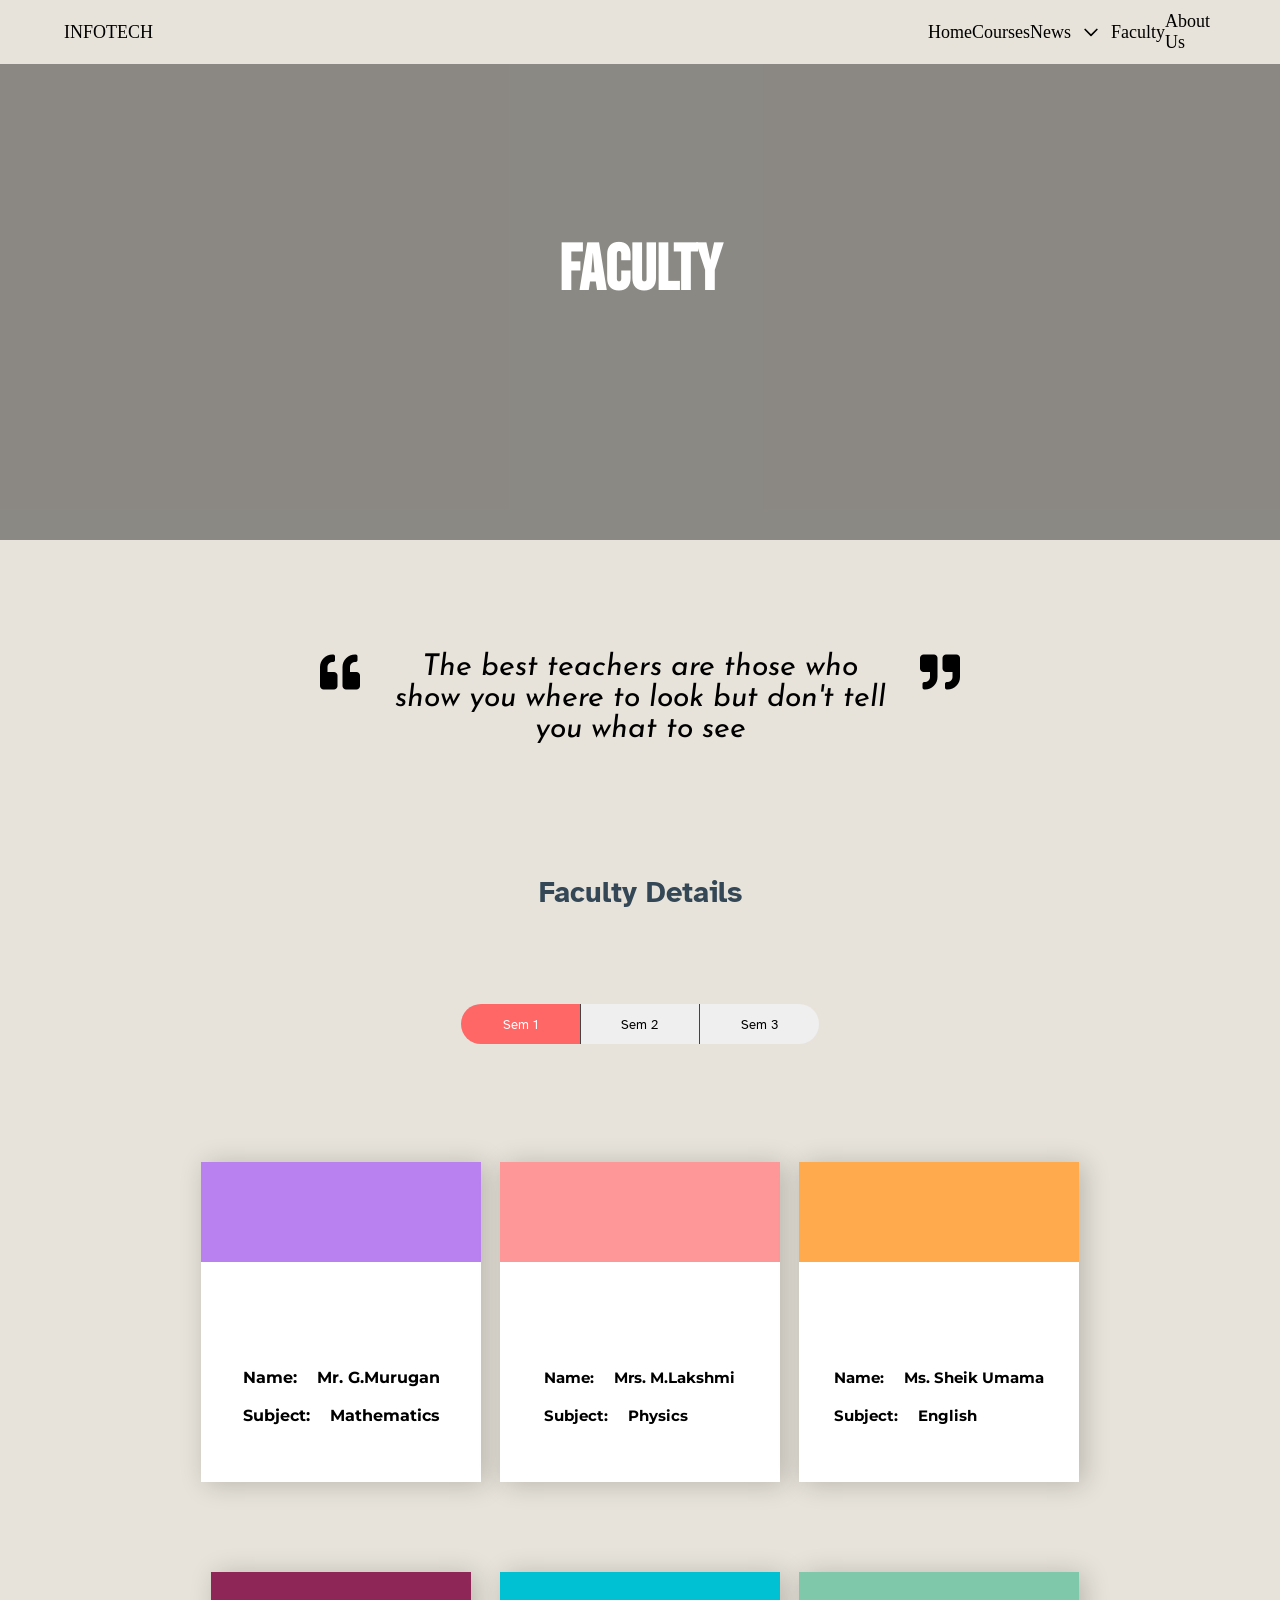
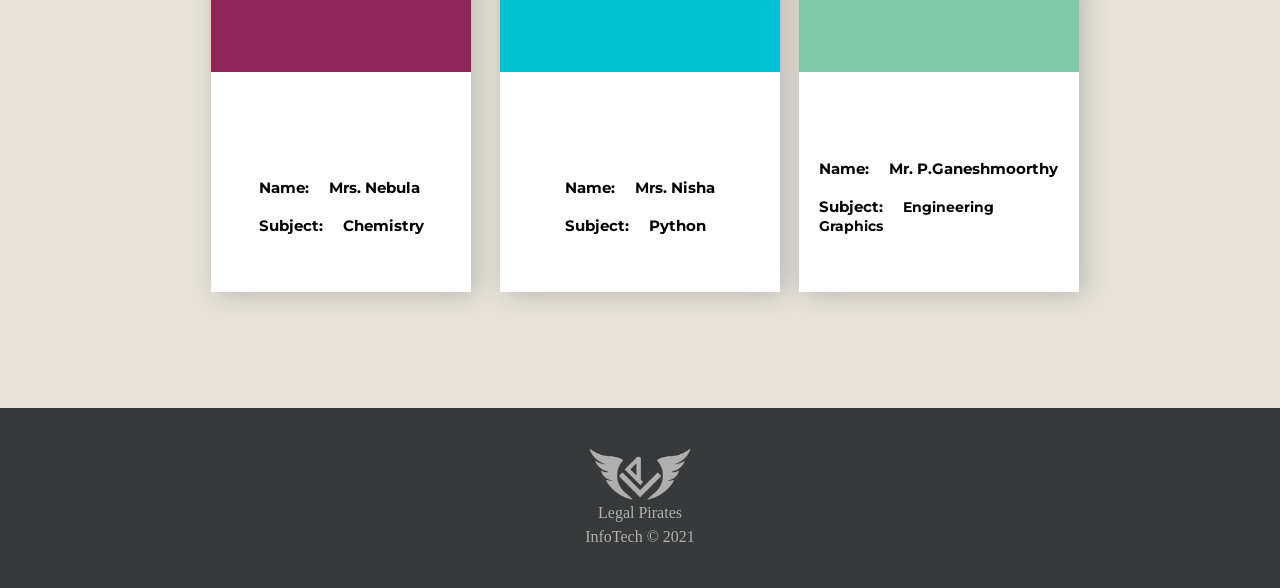
<file: faculty/faculty.html>
<!DOCTYPE html>
<html lang="en">

<head>
	<meta charset="UTF-8">
	<meta http-equiv="X-UA-Compatible" content="IE=edge">
	<meta name="viewport" content="width=device-width, initial-scale=1.0">
	<link rel="shortcut icon" href="../CIT_LOGO.jpg" type="image/x-icon">
	<link href="https://fonts.googleapis.com/css2?family=Palette+Mosaic&display=swap" rel="stylesheet">
	<link href="https://fonts.googleapis.com/css2?family=Roboto:ital@1&display=swap" rel="stylesheet">
	<link href="https://fonts.googleapis.com/css2?family=Atkinson+Hyperlegible&display=swap" rel="stylesheet">
	<link href="https://fonts.googleapis.com/css2?family=Montserrat:wght@600&display=swap" rel="stylesheet">
	<link href="https://fonts.googleapis.com/css2?family=Anton&display=swap" rel="stylesheet">
	<link href="https://fonts.googleapis.com/css2?family=Source+Code+Pro:wght@500&display=swap" rel="stylesheet">
	<link href="https://fonts.googleapis.com/css2?family=Anton&family=Montserrat:ital@1&display=swap" rel="stylesheet">
	<link href="https://fonts.googleapis.com/css2?family=Anton&family=Dancing+Script&display=swap" rel="stylesheet">
	<link href="https://fonts.googleapis.com/css2?family=Anton&family=Bebas+Neue&display=swap" rel="stylesheet">
	<link href="https://fonts.googleapis.com/css2?family=Anton&family=Josefin+Sans:ital@1&display=swap"
		rel="stylesheet">
		<link rel="stylesheet" href="https://cdnjs.cloudflare.com/ajax/libs/font-awesome/5.15.4/css/all.min.css" integrity="sha512-1ycn6IcaQQ40/MKBW2W4Rhis/DbILU74C1vSrLJxCq57o941Ym01SwNsOMqvEBFlcgUa6xLiPY/NS5R+E6ztJQ==" crossorigin="anonymous" referrerpolicy="no-referrer" />
	<link rel="stylesheet" href="./faculty.css">
	<link rel="stylesheet" href="../styles.common.css">
	<title>Faculty</title>
</head>

<body>
	<div class="container">
		<header class="nav-container">
			<nav class="navbar">
				<span>INFOTECH</span>
				<ul class="navlink-container">
					<li class="nav-link"><a href="../index.html">Home</a></li>
					<li class="nav-link"><a href="../courses/course.html">Courses</a></li>
					<li class="nav-link news-li">
						<a href="../news/news.html">News</a><svg xmlns="http://www.w3.org/2000/svg" class="h-6 w-6"
							fill="none" viewBox="0 0 24 24" stroke="currentColor">
							<path stroke-linecap="round" stroke-linejoin="round" stroke-width="2" d="M19 9l-7 7-7-7" />
						</svg>
						<div class="news-dropdown">
							<a href="../news/news.html#tech">TECH</a><a href="../news.html#general">GENERAL</a><a
								href="../news.html#cc">CARRIER
								COMPASS</a>
						</div>
					</li>
					<li class="nav-link">
						<a href="./faculty.html">Faculty</a>
					</li>
					<li class="nav-link">
						<a href="../aboutus/aboutus.html">About Us</a>
					</li>
				</ul>
			</nav>
		</header>

		<section class="header">
			<section class="img-1">
				<h1 class="title">Faculty</h1>


			</section>
			<div class="quote">
				<i class="fa fa-quote-left" aria-hidden="true" style="margin-right: 2rem; font-size: 40px;"></i>
				<p><i>The best teachers are those who show you where to look but don't tell you what to see</i> </p> <i
					class="fa fa-quote-right" aria-hidden="true" style="margin-left: 2rem; font-size: 40px;"></i>

			</div>




			<br>
			<h1 class="faculty-details"><span class="border">Faculty Details</span></h1>
			<section class="btn ">
				<button class="scroll-content color" id="card-1">
					Sem 1
				</button>
				<button class="scroll-content" id="card-2">
					Sem 2
				</button>
				<button class="scroll-content" id="card-3">
					Sem 3
				</button>

			</section>



			<section>
				<div class="container-2 show card-1-content container-grid1">

					<div class="box1 shadow ">

						<div class="img-container1">
							<!-- <img class="img-circle" src="../resources/Screenshot (53).png" alt="">  -->

						</div>



						<div class="details">
							<div class="d2">

								<h4>Name:<span style="margin-left: 20px;">Mr. G.Murugan</span></h4>
								<br />
								<h4>Subject:<span style="margin-left: 20px;">Mathematics</span></h4>




								<br>
								<br>
								<br>




							</div>

						</div>

					</div>

					<div class="box2 shadow ">
						<div class="img-container2">
							<!-- <img class="img-circle" src="../resources/Screenshot (53).png" alt="">  -->

						</div>



						<div class="details">
							<div class="d2">

								<h4>Name:<span style="margin-left: 20px;">Mrs. M.Lakshmi</span></h4>
								<br>
								<h4>Subject:<span style="margin-left: 20px;">Physics</span></h4>



								<br>
								<br>
								<br>




							</div>

						</div>
					</div>

					<div class="box3 shadow ">

						<div class="img-container3">
							<!-- <img class="img-circle" src="../resources/Screenshot (53).png" alt="">  -->

						</div>

						<div class="details">
							<div class="d2">

								<h4>Name:<span style="margin-left: 20px;">Ms. Sheik Umama</span></h4>
								<br>

								<h4>Subject:<span style="margin-left: 20px;">English</span></h4>


								<br>
								<br>
								<br>




							</div>
						</div>
					</div>

					<div class="box4 shadow ">

						<div class="img-container4">
							<!-- <img class="img-circle" src="../resources/Screenshot (53).png" alt="">  -->

						</div>

						<div class="details">
							<div class="d2">

								<h4>Name:<span style="margin-left: 20px;">Mrs. Nebula</span></h4>
								<br />
								<h4>Subject:<span style="margin-left: 20px;">Chemistry</span></h4>


								<br>
								<br>
								<br>




							</div>

						</div>
					</div>

					<div class="box5 shadow ">

						<div class="img-container5">
							<!-- <img class="img-circle" src="../resources/Screenshot (53).png" alt="">  -->

						</div>

						<div class="details">
							<div class="d2">

								<h4>Name:<span style="margin-left: 20px;">Mrs. Nisha</span></h4>
								<br>

								<h4>Subject:<span style="margin-left: 20px;">Python</span></h4>


								<br>
								<br>
								<br>




							</div>

						</div>
					</div>


					<div class="box6 shadow ">

						<div class="img-container6">
							<!-- <img class="img-circle" src="../resources/Screenshot (53).png" alt="">  -->

						</div>


						<div class="details">
							<div class="d2">

								<h4>Name:<span style="margin-left: 20px;">Mr. P.Ganeshmoorthy</span></h4>
								<br>
								<h4>Subject:<span class="eg">Engineering Graphics</span></h4>

								<br>
								<br>
								<br>




							</div>


						</div>

					</div>



				</div>
				<div class="container-2 card-2-content container-grid2">

					<div class="box7 shadow ">
						<div class="img-container12">
							<!-- <img class="img-circle" src="../resources/Screenshot (53).png" alt="">  -->

						</div>


						<div class="details">
							<div class="d2">

								<h4>Name:<span style="margin-left: 20px;">Mrs. Vijayalaksmi</span></h4>
								<br />
								<h4>Subject:<span style="margin-left: 20px;">Programming in C</span></h4>


								<br>
								<br>
								<br>




							</div>


						</div>


					</div>

					<div class="box8 shadow ">
						<div class="img-container11">
							<!-- <img class="img-circle" src="../resources/Screenshot (53).png" alt="">  -->

						</div>

						<div class="details">
							<div class="d2">

								<h4>Name:<span style="margin-left: 20px;">Mrs. Brindha</span></h4>
								<br />
								<h4>Subject:<span style="margin-left: 20px;">ITE</span></h4>


								<br>
								<br>
								<br>




							</div>

						</div>

					</div>

					<div class="box9 shadow ">

						<div class="img-container9">
							<!-- <img class="img-circle" src="../resources/Screenshot (53).png" alt="">  -->

						</div>

						<div class="details">
							<div class="d2">

								<h4>Name:<span style="margin-left: 20px;">Ms. Sheik Umama</span></h4>
								<br>

								<h4>Subject:<span style="margin-left: 20px;">English</span></h4>


								<br>
								<br>
								<br>




							</div>
						</div>
					</div>

					<div class="box10 shadow ">
						<div class="img-container7">
							<!-- <img class="img-circle" src="../resources/Screenshot (53).png" alt="">  -->

						</div>



						<div class="details">
							<div class="d2">

								<h4>Name:<span style="margin-left: 20px;">Mr. G.Murugan</span></h4>
								<br />
								<h4>Subject:<span style="margin-left: 20px;">Mathematics</span></h4>


								<br>
								<br>
								<br>




							</div>

						</div>



					</div>

					<div class="box11 shadow ">
						<div class="img-container8">
							<!-- <img class="img-circle" src="../resources/Screenshot (53).png" alt="">  -->

						</div>



						<div class="details">
							<div class="d2">

								<h4>Name:<span style="margin-left: 20px;">Mrs. M.lakshmi</span></h4>
								<br />
								<h4>Subject:<span style="margin-left: 20px;">Physics</span></h4>


								<br>
								<br>
								<br>




							</div>

						</div>


					</div>


					<div class="box12 shadow ">
						<div class="img-container10">
							<!-- <img class="img-circle" src="../resources/Screenshot (53).png" alt="">  -->

						</div>

						<div class="details">
							<div class="d2">

								<h4>Name:<span style="margin-left: 20px;">Mr. C.Poun Doss</span></h4>
								<br />
								<h4>Subject:<span style="margin-left: 20px;">BEEME</span></h4>


								<br>
								<br>
								<br>




							</div>

						</div>




					</div>



				</div>
				<div class="container-2 card-3-content container-grid3">

					<div class="box13 shadow ">


						<div class="img-container13">
							<!-- <img class="img-circle" src="../resources/Screenshot (53).png" alt="">  -->

						</div>



						<div class="details">
							<div class="d2">

								<h4>Name:<span style="margin-left: 20px;">Mr. C.Poun Doss</span></h4>
								<br />
								<h4>Subject:<span style="margin-left: 20px;">ADC</span></h4>


								<br>
								<br>
								<br>




							</div>

						</div>

					</div>

					<div class="box14 shadow ">
						<div class="img-container14">
							<!-- <img class="img-circle" src="../resources/Screenshot (53).png" alt="">  -->

						</div>



						<div class="details">
							<div class="d2">

								<h4>Name:<span style="margin-left: 20px;">Mrs Sabareeswari</span></h4>
								<br />
								<h4>Subject:<span style="margin-left: 20px;">DPSD</span></h4>


								<br>
								<br>
								<br>




							</div>

						</div>
					</div>

					<div class="box15 shadow">

						<div class="img-container15">
							<!-- <img class="img-circle" src="../resources/Screenshot (53).png" alt="">  -->

						</div>

						<div class="details">
							<div class="d2">

								<h4>Name:<span style="margin-left: 20px;">Mr. G.Senthil Kumar</span></h4>
								<br />
								<h4>Subject:<span style="margin-left: 20px;">OOP</span></h4>


								<br>
								<br>
								<br>




							</div>
						</div>
					</div>

					<div class="box16 shadow ">

						<div class="img-container16">
							<!-- <img class="img-circle" src="../resources/Screenshot (53).png" alt="">  -->

						</div>

						<div class="details">
							<div class="d2">

								<h4>Name:<span style="margin-left: 20px;">Mrs. P.Kamala</span></h4>
								<br />
								<h4>Subject:<span style="margin-left: 20px;">Mathematics</span></h4>


								<br>
								<br>
								<br>




							</div>

						</div>
					</div>

					<div class="box17 shadow ">

						<div class="img-container17">
							<!-- <img class="img-circle" src="../resources/Screenshot (53).png" alt="">  -->

						</div>

						<div class="details">
							<div class="d2">

								<h4>Name:<span style="margin-left: 20px;">Mr. Dinesh</span></h4>
								<br />
								<h4>Subject:<span style="margin-left: 20px;">Technical Training</span></h4>


								<br>
								<br>
								<br>




							</div>

						</div>
					</div>


					<div class="box18 shadow ">

						<div class="img-container18">
							<!-- <img class="img-circle" src="../resources/Screenshot (53).png" alt="">  -->

						</div>


						<div class="details">
							<div class="d2">

								<h4>Name:<span style="margin-left: 20px;">Mr. Manickavasagam</span></h4>
								<br />
								<h4>Subject:<span style="margin-left: 20px;">Aptitude</span></h4>


								<br>
								<br>
								<br>




							</div>


						</div>

					</div>



				</div>


			</section>

			<footer>
				<img draggable="false" draggable="false" class="lp_logo" src="../Logo_5.png" alt="lp Logo" />
				<a>Legal Pirates</a>
				<p>InfoTech &copy 2021</p>
			</footer>



	</div>


	<script src="faculty.js"></script>
	<script src="../nav.js"></script>
</body>

</html>
</file>
<file: faculty/faculty.css>
* {
	padding: 0;
	margin: 0;
	box-sizing: border-box;
}

.title {
	color: rgb(255, 255, 255);
	font-size: 4rem;
	z-index: 5;
	font-family: 'Bebas Neue', cursive;
	/* transform: translate(-50%,-50%); */
}

.nav-container {
	background-color: #e7e3da !important;
}

.header {
	background-color: #e7e3da;
}

.quote {
	display: flex;
	margin-left: auto;
	margin-right: auto;
	width: 50%;
	margin-top: 7rem;
	margin-bottom: 7rem;
	color: rgb(0, 0, 0);
	z-index: 6;
	font-family: 'Josefin Sans', sans-serif;
	font-size: 1.875rem;
	text-align: center;
}
.img-1 {
	position: relative;
	display: flex;

	align-items: center;
	justify-content: center;
	background: url('https://th.bing.com/th/id/R.c02e754b290f335ba288be95a9b1ba32?rik=aJxhyEvc%2bpHRDw&riu=http%3a%2f%2fwww.earnmydegree.com%2fsites%2fall%2ffiles%2fpublic%2fimages%2fshutterstock_123383902.jpg&ehk=K14C50OSRkUjQI6TZ%2bTjJfd%2b%2fOfXH7g%2bx6IR62Adi58%3d&risl=&pid=ImgRaw&r=0https://www.citchennai.edu.in/wp-content/themes/cit/images/profile-bg.jpg')
		bottom/cover;
	background-attachment: fixed;
	width: 100%;
	height: 60vh;
}
.img-1::after {
	content: '';
	position: absolute;
	top: 0;
	left: 0;
	height: 100%;
	width: 100%;
	/* background-color: rgba(46, 115, 204, 0.3); */
	/* background: -webkit-linear-gradient(rgba(29, 38, 113, 0.4), rgba(195, 55, 100, 0.4)); */
	background: rgba(0, 0, 0, 0.4);

	z-index: 0;
}
.btn {
	position: relative;
	display: inline-flex;
	width: 28vw;
	height: 40px;
	left: 36vw;
	right: 35vw;
	margin-top: 2.5cm;
	margin-bottom: 1cm;
}
.color {
	background-color: #ff6767;
	color: white;
}

.scroll-content {
	display: inline-block;
	width: 50%;
	cursor: pointer;
	font-family: 'Atkinson Hyperlegible', sans-serif;
}
#card-1 {
	border-radius: 20px 0px 0px 20px;
	border: 0px solid;
}
#card-2 {
	border-radius: 0px 0px 0px 0px;
	border: 0px solid;
	border-left: 1px solid #444444;
	border-right: 1px solid #444444;
}
#card-3 {
	border-radius: 0px 20px 20px 0px;
	border: 0px solid;
}
.btn-1 {
	border-bottom: 3px solid #f8361c;
}
.container-2 {
	margin-top: 5rem;
	position: relative;
	width: 70%;
	left: 15%;
	right: 15%;
	/* display: grid; */
	/* grid-template-areas: 
	"box1 box2 box3"
	"box4 box5 box6"; */
	justify-items: center;
	/* align-items: center; */
	grid-row-gap: 10vh;
	margin-bottom: 7.25rem;
	animation-name: cardanimation;
	animation-duration: 700ms;
}
.container-grid1 {
	display: grid;
	grid-template-areas:
		'box1 box2 box3'
		'box4 box5 box6';
}
.container-grid2 {
	display: grid;
	grid-template-areas:
		'box7 box8 box9'
		'box10 box11 box12';
}
.container-grid3 {
	display: grid;
	grid-template-areas:
		'box13 box14 box15'
		'box16 box17 box18';
}

.border {
	font-family: 'Atkinson Hyperlegible', sans-serif;
	color: #334756;
	font-size: 1.8rem;
	padding-bottom: 0px;
}
.faculty-details {
	text-align: center;

	padding-left: 0px;
}
.shadow {
	box-shadow: 5px 2px 25px 0px rgba(0, 0, 0, 0.2);
}
.box1:hover .details {
	height: 0;
	color: white;
}
.box1 {
	font-family: 'Montserrat', sans-serif;
	font-size: 16px;
	text-align: center;
	position: relative;
	grid-area: box1;
	height: 320px;
	width: 280px;
	background-color: #b980f0;
	transition: 300ms ease-in-out;
}
.box1:hover .details {
	height: 0;
	color: white;
}
.box2:hover .details {
	height: 0;
	color: white;
}
.box3:hover .details {
	height: 0;
	color: white;
}
.box4:hover .details {
	height: 0;
	color: white;
}
.box5:hover .details {
	height: 0;
	color: white;
}
.box6:hover .details {
	height: 0;
	color: white;
}
.box7:hover .details {
	height: 0;
	color: white;
}
.box8:hover .details {
	height: 0;
	color: white;
}
.box9:hover .details {
	height: 0;
	color: white;
}
.box10:hover .details {
	height: 0;
	color: white;
}
.box11:hover .details {
	height: 0;
	color: white;
}
.box12:hover .details {
	height: 0;
	color: white;
}
.box13:hover .details {
	height: 0;
	color: white;
}
.box14:hover .details {
	height: 0;
	color: white;
}
.box15:hover .details {
	height: 0;
	color: white;
}
.box16:hover .details {
	height: 0;
	color: white;
}
.box17:hover .details {
	height: 0;
	color: white;
}
.box18:hover .details {
	height: 0;
	color: white;
}
.box1:hover,
.box2:hover,
.box3:hover,
.box4:hover,
.box5:hover,
.box6:hover,
.box7:hover,
.box8:hover,
.box9:hover,
.box10:hover,
.box11:hover,
.box12:hover,
.box13:hover,
.box14:hover,
.box15:hover,
.box16:hover,
.box17:hover,
.box18:hover {
	transform: scale(1.05);
	box-shadow: 5px 5px 50px 0px rgba(0, 0, 0, 0.3);
}

.box2 {
	font-family: 'Montserrat', sans-serif;
	font-size: 15px;
	position: absolute;
	text-align: center;
	grid-area: box2;
	height: 320px;
	min-width: 280px;
	background-color: #fe9898;
	transition: 300ms ease-in-out;
}
.box3 {
	font-family: 'Montserrat', sans-serif;
	font-size: 15px;
	position: relative;
	text-align: center;
	background-color: #ffaa4c;
	grid-area: box3;
	min-height: 320px;
	min-width: 280px;

	transition: 300ms ease-in-out;
}
.box4 {
	font-family: 'Montserrat', sans-serif;
	font-size: 15px;
	position: relative;
	text-align: center;
	background-color: #8e2657;
	grid-area: box4;
	min-height: 300px;
	min-width: 260px;
	transition: 300ms ease-in-out;
}
.box5 {
	font-family: 'Montserrat', sans-serif;
	font-size: 15px;
	position: relative;
	text-align: center;
	background-color: #00c1d4;
	grid-area: box5;
	min-height: 320px;
	min-width: 280px;

	transition: 300ms ease-in-out;
}
.box6 {
	font-family: 'Montserrat', sans-serif;
	font-size: 15px;
	position: relative;
	text-align: center;
	background-color: #7fc8a9;
	grid-area: box6;
	min-height: 320px;
	min-width: 280px;

	transition: 300ms ease-in-out;
}
.box7 {
	font-family: 'Montserrat', sans-serif;
	font-size: 15px;
	position: relative;
	text-align: center;
	background-color: #297f87;
	grid-area: box7;
	min-height: 320px;
	min-width: 280px;

	transition: 300ms ease-in-out;
}
.box8 {
	font-family: 'Montserrat', sans-serif;
	font-size: 15px;
	position: relative;
	text-align: center;
	background-color: #96baff;
	grid-area: box8;
	min-height: 320px;
	min-width: 280px;

	transition: 300ms ease-in-out;
}
.box9 {
	font-family: 'Montserrat', sans-serif;
	font-size: 15px;
	position: relative;
	text-align: center;
	background-color: #d54c4c;
	grid-area: box9;
	min-height: 320px;
	min-width: 280px;

	transition: 300ms ease-in-out;
}
.box10 {
	font-family: 'Montserrat', sans-serif;
	font-size: 15px;
	position: relative;
	text-align: center;
	background-color: #f08fc0;
	grid-area: box10;
	min-height: 320px;
	min-width: 280px;

	transition: 300ms ease-in-out;
}
.box11 {
	font-family: 'Montserrat', sans-serif;
	font-size: 15px;
	position: relative;
	text-align: center;
	background-color: #4c4c6d;
	grid-area: box11;
	min-height: 320px;
	min-width: 280px;

	transition: 300ms ease-in-out;
}
.box12 {
	font-family: 'Montserrat', sans-serif;
	font-size: 15px;
	position: relative;
	text-align: center;
	background-color: #185adb;
	grid-area: box12;
	min-height: 320px;
	min-width: 280px;

	transition: 300ms ease-in-out;
}
.box13 {
	font-family: 'Montserrat', sans-serif;
	font-size: 15px;
	position: relative;
	text-align: center;
	background-color: #865439;
	grid-area: box13;
	min-height: 320px;
	min-width: 280px;

	transition: 300ms ease-in-out;
}
.box14 {
	font-family: 'Montserrat', sans-serif;
	font-size: 15px;
	position: relative;
	text-align: center;
	background-color: #39a2db;
	grid-area: box14;
	min-height: 320px;
	min-width: 280px;

	transition: 300ms ease-in-out;
}
.box15 {
	font-family: 'Montserrat', sans-serif;
	font-size: 15px;
	position: relative;
	text-align: center;
	background-color: #c490e4;
	grid-area: box15;
	min-height: 320px;
	min-width: 280px;

	transition: 300ms ease-in-out;
}
.box16 {
	font-family: 'Montserrat', sans-serif;
	font-size: 15px;
	position: relative;
	text-align: center;
	background-color: #01937c;
	grid-area: box16;
	min-height: 320px;
	min-width: 280px;

	transition: 300ms ease-in-out;
}
.box17 {
	font-family: 'Montserrat', sans-serif;
	font-size: 15px;
	position: relative;
	text-align: center;
	background-color: #867ae9;
	grid-area: box17;
	min-height: 320px;
	min-width: 280px;

	transition: 300ms ease-in-out;
}
.box18 {
	font-family: 'Montserrat', sans-serif;
	font-size: 15px;
	position: relative;
	text-align: center;
	background-color: #f9b208;
	grid-area: box18;
	min-height: 320px;
	min-width: 280px;

	transition: 300ms ease-in-out;
}
.eg {
	margin-left: 20px;
	font-size: 14px;
}

.img-container1 {
	margin-top: 2rem;
	margin-left: auto;
	margin-right: auto;

	background: url('https://www.citchennai.edu.in/wp-content/uploads/2019/08/Murugn-Photo.jpg')
		top/cover;
	width: 130px;
	min-height: 130px;
	position: relative;
	border-radius: 100%;
	z-index: 1;
}
.img-container2 {
	margin-top: 2rem;
	margin-left: auto;
	margin-right: auto;

	background: url('https://www.pngitem.com/pimgs/m/146-1468479_my-profile-icon-blank-profile-picture-circle-hd.png')
		center/cover;
	width: 130px;
	min-height: 130px;
	position: relative;
	border-radius: 100%;
	z-index: 1;
}
.img-container3 {
	margin-top: 2rem;
	margin-left: auto;
	margin-right: auto;

	background: url('https://www.citchennai.edu.in/wp-content/uploads/2019/03/shaik-umama.jpg')
		top/cover;
	width: 130px;
	min-height: 130px;
	position: relative;
	border-radius: 100%;
	z-index: 1;
}
.img-container4 {
	margin-top: 2rem;
	margin-left: auto;
	margin-right: auto;

	background: url('https://www.citchennai.edu.in/wp-content/uploads/2019/03/nebula-evanjulan-1.jpg')
		top/cover;
	width: 130px;
	min-height: 130px;
	position: relative;
	border-radius: 100%;
	z-index: 1;
}
.img-container5 {
	margin-top: 2rem;
	margin-left: auto;
	margin-right: auto;

	background: url('https://www.citchennai.edu.in/wp-content/uploads/2020/10/Nisha.jpeg')
		top/cover;
	width: 130px;
	min-height: 130px;
	position: relative;
	border-radius: 100%;
	z-index: 1;
}
.img-container6 {
	margin-top: 2rem;
	margin-left: auto;
	margin-right: auto;

	background: url('https://www.citchennai.edu.in/wp-content/uploads/2021/02/Dr.Ganesamoorthy.jpg')
		top/cover;
	width: 130px;
	min-height: 130px;
	position: relative;
	border-radius: 100%;
	z-index: 1;
}
.img-container7 {
	margin-top: 2rem;
	margin-left: auto;
	margin-right: auto;

	background: url('https://www.citchennai.edu.in/wp-content/uploads/2019/08/Murugn-Photo.jpg')
		top/cover;
	width: 130px;
	min-height: 130px;
	position: relative;
	border-radius: 100%;
	z-index: 1;
}
.img-container8 {
	margin-top: 2rem;
	margin-left: auto;
	margin-right: auto;

	background: url('https://www.pngitem.com/pimgs/m/146-1468479_my-profile-icon-blank-profile-picture-circle-hd.png')
		center/cover;
	width: 130px;
	min-height: 130px;
	position: relative;
	border-radius: 100%;
	z-index: 1;
}
.img-container9 {
	margin-top: 2rem;
	margin-left: auto;
	margin-right: auto;

	background: url('https://www.citchennai.edu.in/wp-content/uploads/2019/03/shaik-umama.jpg')
		top/cover;
	width: 130px;
	min-height: 130px;
	position: relative;
	border-radius: 100%;
	z-index: 1;
}
.img-container10 {
	margin-top: 2rem;
	margin-left: auto;
	margin-right: auto;

	background: url('https://www.citchennai.edu.in/wp-content/uploads/2021/03/Paun-Dass.jpeg')
		top/cover;
	width: 130px;
	min-height: 130px;
	position: relative;
	border-radius: 100%;
	z-index: 1;
}
.img-container11 {
	margin-top: 2rem;
	margin-left: auto;
	margin-right: auto;

	background: url('https://www.citchennai.edu.in/wp-content/uploads/2020/01/Brindha.jpg')
		top/cover;
	width: 130px;
	min-height: 130px;
	position: relative;
	border-radius: 100%;
	z-index: 1;
}
.img-container12 {
	margin-top: 2rem;
	margin-left: auto;
	margin-right: auto;

	background: url('https://www.citchennai.edu.in/wp-content/uploads/2019/03/vijilakshmi.jpg')
		top/cover;
	width: 130px;
	min-height: 130px;
	position: relative;
	border-radius: 100%;
	z-index: 1;
}
.img-container13 {
	margin-top: 2rem;
	margin-left: auto;
	margin-right: auto;

	background: url('https://www.citchennai.edu.in/wp-content/uploads/2021/03/Paun-Dass.jpeg')
		top/cover;
	width: 130px;
	min-height: 130px;
	position: relative;
	border-radius: 100%;
	z-index: 1;
}
.img-container14 {
	margin-top: 2rem;
	margin-left: auto;
	margin-right: auto;

	background: url('https://www.pngitem.com/pimgs/m/146-1468479_my-profile-icon-blank-profile-picture-circle-hd.png')
		center/cover;
	width: 130px;
	min-height: 130px;
	position: relative;
	border-radius: 100%;
	z-index: 1;
}
.img-container15 {
	margin-top: 2rem;
	margin-left: auto;
	margin-right: auto;

	background: url('https://www.citchennai.edu.in/wp-content/uploads/2019/03/senthil-kumar-g.jpg')
		top/cover;
	width: 130px;
	min-height: 130px;
	position: relative;
	border-radius: 100%;
	z-index: 1;
}
.img-container16 {
	margin-top: 2rem;
	margin-left: auto;
	margin-right: auto;

	background: url('https://www.citchennai.edu.in/wp-content/uploads/2021/08/Kamal.jpeg')
		top/cover;
	width: 130px;
	min-height: 130px;
	position: relative;
	border-radius: 100%;
	z-index: 1;
}
.img-container17 {
	margin-top: 2rem;
	margin-left: auto;
	margin-right: auto;

	background: url('https://www.citchennai.edu.in/wp-content/uploads/2021/06/Dinesh.jpeg')
		top/cover;
	width: 130px;
	min-height: 130px;
	position: relative;
	border-radius: 100%;
	z-index: 1;
}
.img-container18 {
	margin-top: 2rem;
	margin-left: auto;
	margin-right: auto;

	background: url('https://www.pngitem.com/pimgs/m/146-1468479_my-profile-icon-blank-profile-picture-circle-hd.png')
		center/cover;
	width: 130px;
	min-height: 130px;
	position: relative;
	border-radius: 100%;
	z-index: 1;
}

.details {
	display: flex;
	justify-content: center;
	align-items: flex-end;
	position: absolute;
	width: 100%;
	bottom: 0;
	height: 220px;
	background-color: white;
	z-index: 0;
	transition: all 400ms ease-out;
	text-align: left;
	/* padding-bottom: 1vh;  */

	padding-right: 20px;
	padding-left: 20px;
}
.footer {
	background-color: rgb(44, 43, 43);
	height: 40vh;
}
/* switch */

.container-2 {
	display: none !important;
}
.show {
	display: grid !important;
}

@keyframes cardanimation {
	0% {
		transform: translateY(60px);
		opacity: 0.2;
	}
	100% {
		transform: translateY(0px);
		opacity: 1;
	}
}
@media (max-height: 800px) {
	.container-2 {
		margin-top: 5rem;
		position: relative;
		width: 80%;
		left: 10%;
		right: 10%;
		/* display: grid; */
		/* grid-template-areas: 
	   "box1 box2 box3"
	   "box4 box5 box6"; */
		justify-items: center;
		/* align-items: center; */
		grid-row-gap: 10vh;
		margin-bottom: 7.25rem;
		animation-name: cardanimation;
		animation-duration: 700ms;
	}
	.box1 {
		font-size: 14px;
		text-align: center;
		position: relative;
		grid-area: box1;
		height: 300px;
		width: 260px;
		background-color: #b980f0;
		transition: 300ms ease-in-out;
	}
	.box2 {
		font-family: 'Montserrat', sans-serif;
		font-size: 14px;
		position: absolute;
		text-align: center;
		grid-area: box2;
		height: 300px;
		min-width: 260px;
		background-color: #fe9898;
		transition: 300ms ease-in-out;
	}
	.box3 {
		font-size: 14px;
		position: relative;
		text-align: center;
		background-color: #ffaa4c;
		grid-area: box3;
		min-height: 300px;
		min-width: 260px;

		transition: 300ms ease-in-out;
	}
	.box4 {
		font-size: 14px;
		text-align: center;
		position: relative;
		grid-area: box4;
		min-height: 300px;
		min-width: 260px;
		background-color: #8e2657;
		transition: 300ms ease-in-out;
	}
	.box5 {
		font-family: 'Montserrat', sans-serif;
		font-size: 14px;
		position: relative;
		text-align: center;
		background-color: #00c1d4;
		grid-area: box5;
		min-height: 300px;
		min-width: 260px;

		transition: 300ms ease-in-out;
	}
	.box6 {
		font-family: 'Montserrat', sans-serif;
		font-size: 13px;
		position: relative;
		text-align: center;
		background-color: #7fc8a9;
		grid-area: box6;
		min-height: 300px;
		min-width: 260px;

		transition: 300ms ease-in-out;
	}
	.eg {
		margin-left: 5px;
	}
	.box7 {
		font-family: 'Montserrat', sans-serif;
		font-size: 14px;
		position: relative;
		text-align: center;
		grid-area: box7;
		min-height: 300px;
		min-width: 260px;
		background-color: #297f87;
		transition: 300ms ease-in-out;
	}
	.box8 {
		font-size: 14px;
		text-align: center;
		position: relative;
		grid-area: box8;
		min-height: 300px;
		min-width: 260px;
		background-color: #96baff;
		transition: 300ms ease-in-out;
	}
	.box9 {
		font-size: 14px;
		text-align: center;
		position: relative;
		grid-area: box9;
		min-height: 300px;
		min-width: 260px;
		background-color: #d54c4c;
		transition: 300ms ease-in-out;
	}

	.box10 {
		font-size: 14px;
		text-align: center;
		position: relative;
		grid-area: box10;
		min-height: 300px;
		min-width: 260px;
		background-color: #f08fc0;
		transition: 300ms ease-in-out;
	}
	.box11 {
		font-size: 14px;
		text-align: center;
		position: relative;
		grid-area: box11;
		min-height: 300px;
		min-width: 260px;
		background-color: #4c4c6d;
		transition: 300ms ease-in-out;
	}

	.box12 {
		font-size: 14px;
		text-align: center;
		position: relative;
		grid-area: box12;
		min-height: 300px;
		min-width: 260px;
		background-color: #185adb;
		transition: 300ms ease-in-out;
	}
	.box13 {
		font-size: 14px;
		text-align: center;
		position: relative;
		grid-area: box13;
		min-height: 300px;
		min-width: 260px;
		background-color: #865439;
		transition: 300ms ease-in-out;
	}
	.box14 {
		font-size: 14px;
		text-align: center;
		position: relative;
		grid-area: box14;
		min-height: 300px;
		min-width: 260px;
		background-color: #39a2db;
		transition: 300ms ease-in-out;
	}
	.box15 {
		font-size: 14px;
		text-align: center;
		position: relative;
		grid-area: box15;
		min-height: 300px;
		min-width: 260px;
		background-color: #c490e4;
		transition: 300ms ease-in-out;
	}
	.box16 {
		font-size: 14px;
		text-align: center;
		position: relative;
		grid-area: box16;
		min-height: 300px;
		min-width: 260px;
		background-color: #01937c;
		transition: 300ms ease-in-out;
	}
	.box17 {
		font-size: 14px;
		text-align: center;
		position: relative;
		grid-area: box17;
		min-height: 300px;
		min-width: 260px;
		background-color: #867ae9;
		transition: 300ms ease-in-out;
	}
	.box18 {
		font-size: 14px;
		text-align: center;
		position: relative;
		grid-area: box18;
		min-height: 300px;
		min-width: 260px;
		background-color: #f9b208;
		transition: 300ms ease-in-out;
	}
	.details {
		display: flex;
		justify-content: center;
		align-items: flex-end;
		position: absolute;

		width: 100%;
		bottom: 0;
		height: 200px;
		background-color: white;
		z-index: 0;
		transition: all 400ms ease-out;
		text-align: left;
		padding-right: 20px;
		padding-left: 20px;
	}
	.btn {
		height: 30px;
	}
}
</file>
<file: styles.common.css>
* {
	user-select: none;
}

.nav-container {
	position: absolute;
	z-index: 1;
	width: 100%;
	height: 4rem;
	display: flex;
	justify-content: center;
	background: whitesmoke;
	position: fixed;
	z-index: 20;
	transition: all 0.3s ease-in-out;
}

.navbar {
	display: flex;
	width: 90%;
	height: 100%;
	justify-content: space-between;
	align-items: center;
	font-weight: 500;
	font-size: large;
	background-color: inherit;
}

.navlink-container {
	display: flex;
	width: 25%;
	align-items: center;
	justify-content: space-around;
	list-style-type: none;
}

.nav-link:nth-child(3) {
	display: flex;
	justify-content: space-between;
}

.nav-link svg {
	width: 40px;
	padding: 0 10px;
	cursor: pointer;
	transition: all 0.3s ease-in-out;
}

.nav-link a {
	text-decoration: none;
	color: inherit;
}

.news-li {
	position: relative;
	align-items: center;
	height: 4rem;
}

.news-li:hover .news-dropdown {
	transform: translateY(0%);
}

.news-li:hover svg {
	transform: rotate(180deg);
}

.news-dropdown {
	position: absolute;
	left: -25px;
	width: 160%;
	bottom: -173px;
	transform: translateY(-150%);
	display: flex;
	flex-direction: column;
	background-color: whitesmoke;
	text-align: center;
	transition: all 0.5s ease-in-out;
	z-index: -5;
}

.news-dropdown a {
	width: 100%;
	padding: 10px 0;
	border-top: 1px solid #787a91;
	border-bottom: 1px solid #787a91;
}

.news-dropdown a:hover {
	background-color: #e1e5ea;
}

.news-dropdown a:nth-child(2) {
	border: none;
}

footer {
	width: 100%;
	height: 20vh;
	background-color: #37393a;
	display: flex;
	flex-direction: column;
	justify-content: center;
	align-items: center;
	color: rgba(255, 255, 255, 0.6);
	line-height: 1.5rem;
}

.lp_logo {
	width: 8%;
	opacity: 0.6;
}
</file>
